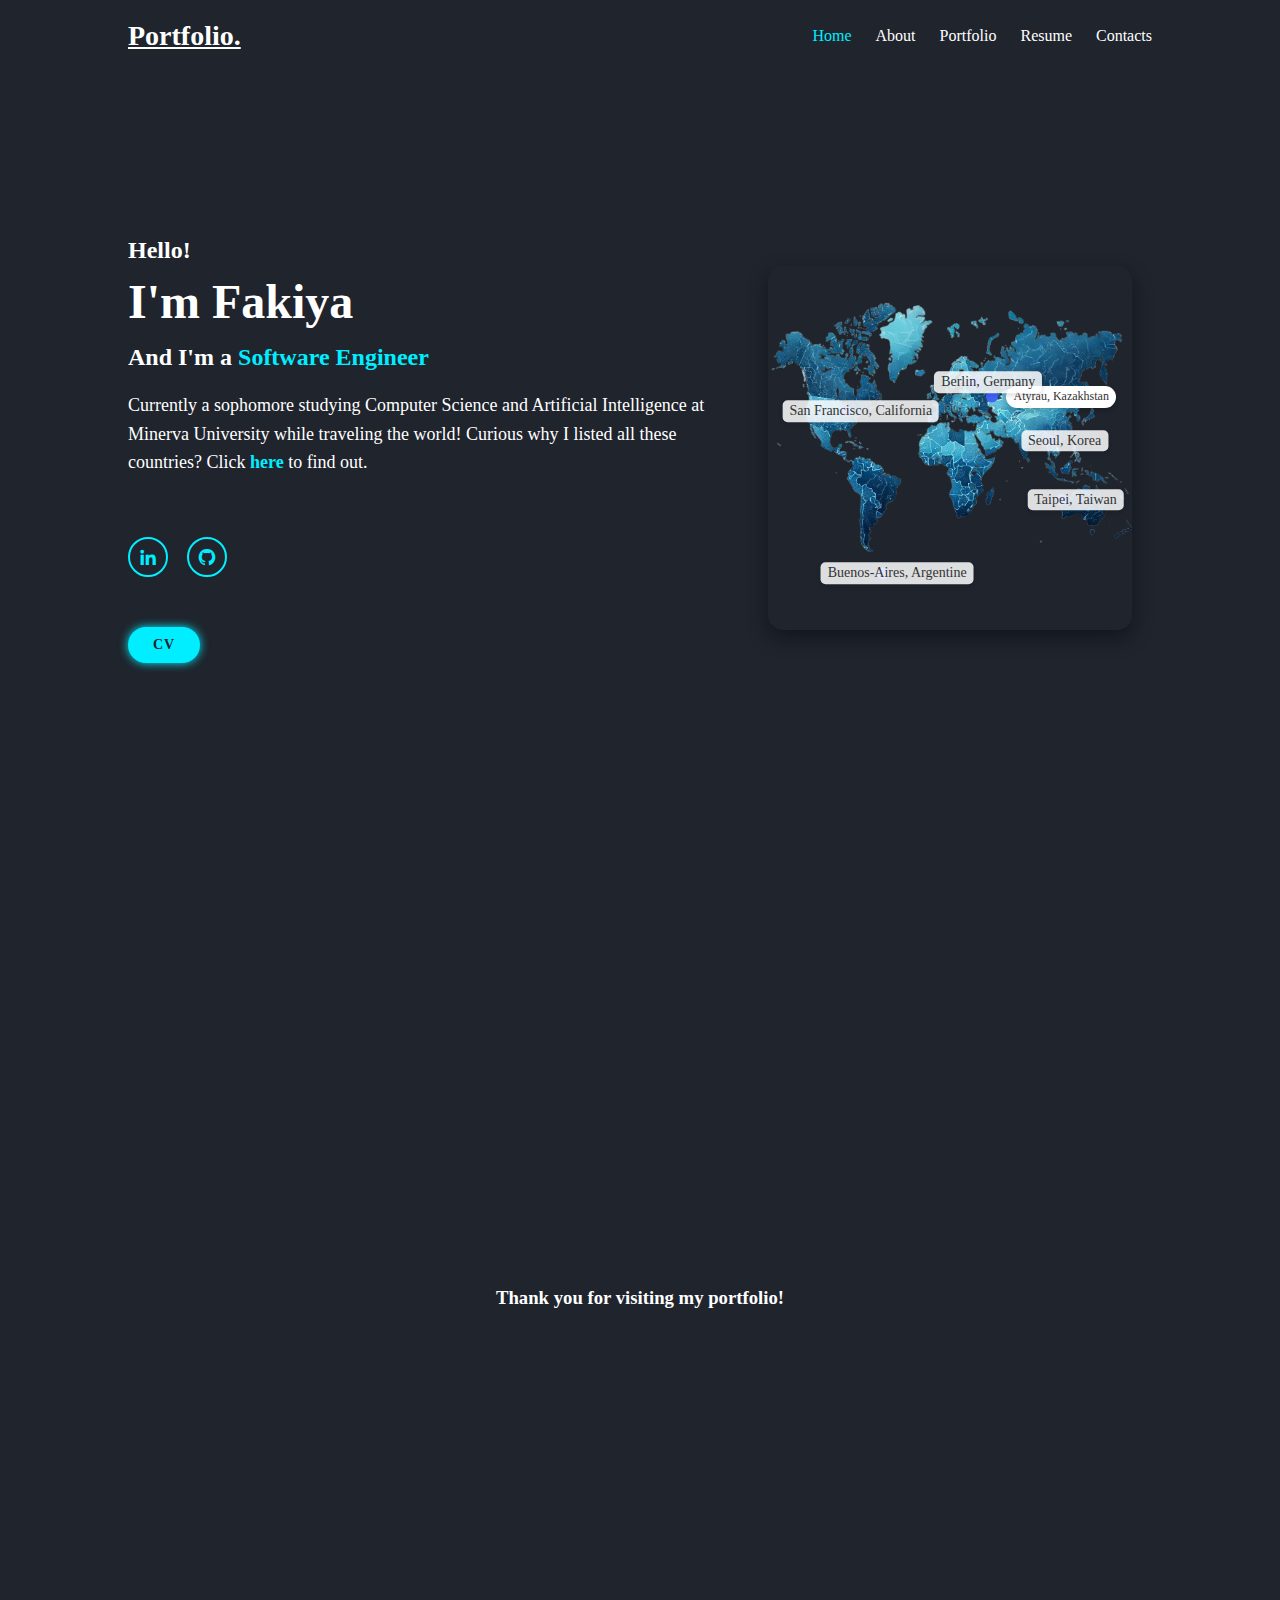
<file: index.html>
<!DOCTYPE html>
<html lang="en">
  <head>
    <meta charset = "UTF-8">
    <meta http-equiv=" X-UA-Compatible" content="IE=edge">
    <meta name = "viewport" content = "width=device-width, initial-scale=1.0">
    <title>Portfolio</title>
    <link href='https://unpkg.com/boxicons@2.1.4/css/boxicons.min.css' rel='stylesheet'>
    <link rel = "stylesheet" href = "style.css">
  </head>

  <body>
    <header class="header"> 
      <a href= "#" class = "logo"> Portfolio. </a>
      <nav class="navbar">
        <a href="#" style = "--i:1;" class = "active">Home</a>
        <a href="about.html" style = "--i:2;">About</a>
        <a href="portfolio.html" style = "--i:3;" >Portfolio</a>
        <a href="swe resume (5).pdf" style = "--i:4;">Resume</a>
        <a href="#contacts" style = "--i:5;">Contacts</a>
      </nav>
    </header>

    <section class="home"> 
      <div class="home-flex-container">
        <div class="home-content"> 
          <h3>Hello!</h3>
          <h1>I'm Fakiya</h1>
          <h3>And I'm a <span>Software Engineer</span></h3>
          <p>Currently a sophomore studying Computer Science and Artificial Intelligence at Minerva University while traveling the world!
            Curious why I listed all these countries? Click <span><a href="about.html" class="here-button">here</a></span> to find out. </p>
          <div class="social-media">
            <a href="https://www.linkedin.com/in/fakiya/" style ="--i:7"><i class='bx bxl-linkedin'></i> </a>
            <a href="https://github.com/fakiyaaa" style ="--i:8"><i class='bx bxl-github' ></i> </a>
          </div>
          <a href="#" class="btn" id="cvButton">CV</a>
        </div>
        
        <!-- The Modal -->
        <div id="cvModal" class="modal">
          <div class="modal-content">
            <span class="close">&times;</span>
            <embed src="swe resume (5).pdf" type="application/pdf" width="100%" height="600px" />
          </div>
        </div>
    
        <!-- Map Section -->
        <section class="about-image1">
          <div class="world-map1">
            <img src="images/world_map_transparent-removebg-preview.png" alt="About Background">
            <div class="pin usa1" onclick="toggleTooltip('usa-info')">
              <span class="pin-span1">San Francisco, California</span>
            </div>
            <div id="usa-info1" class="info-tooltip1">My first city I have visited in USA! I spent my freshman year in the prettiest California!</div>
            <div class="pin kz1" onclick="toggleTooltip('kz-info')"><span class="pin-span">Atyrau, Kazakhstan</span></div>
            <div class="pin taiwan1"><span class="pin-span1">Taipei, Taiwan</span></div>
            <div class="pin korea1"><span class="pin-span1">Seoul, Korea</span></div>
            <div class="pin argentina1"><span class="pin-span1">Buenos-Aires, Argentine</span></div>
            <div class="pin germany1"><span class="pin-span1">Berlin, Germany</span></div>
          </div>
        </section>
        
      </div>
    </section>

    <section class="Contacts" id="contacts" >
      <div class ="contacts-content">
        <h3>Thank you for visiting my portfolio!</h3>
        <a href="https://www.linkedin.com/in/fakiya/" style ="--i:7"><i class='bx bxl-linkedin'></i> </a>
        <a href="https://github.com/fakiyaaa" style ="--i:8"><i class='bx bxl-github' ></i> </a>
      </div>
    </section>

    <script src="learningreact.js"></script>
  <script>
    // JavaScript to dynamically update active class in the navbar based on scroll position
    window.addEventListener('scroll', function() {
      const sections = document.querySelectorAll('section'); // Select all sections
      const navLinks = document.querySelectorAll('.navbar a'); // Select all nav links

      let currentSection = ''; // Store the id of the current section in view

      // Loop through each section to check if it is currently visible
      sections.forEach(section => {
        const sectionTop = section.offsetTop - 150; // Get section top position
        if (window.scrollY >= sectionTop) {
          currentSection = section.getAttribute('id'); // Update current section
        }
      });

      // Loop through each link and update the active class
      navLinks.forEach(link => {
        link.classList.remove('active'); // Remove active class from all links
        if (link.getAttribute('href').includes(currentSection)) {
          link.classList.add('active'); // Add active class to the visible section link
        }
      });
    });
  </script>
</body>
</html>
</file>
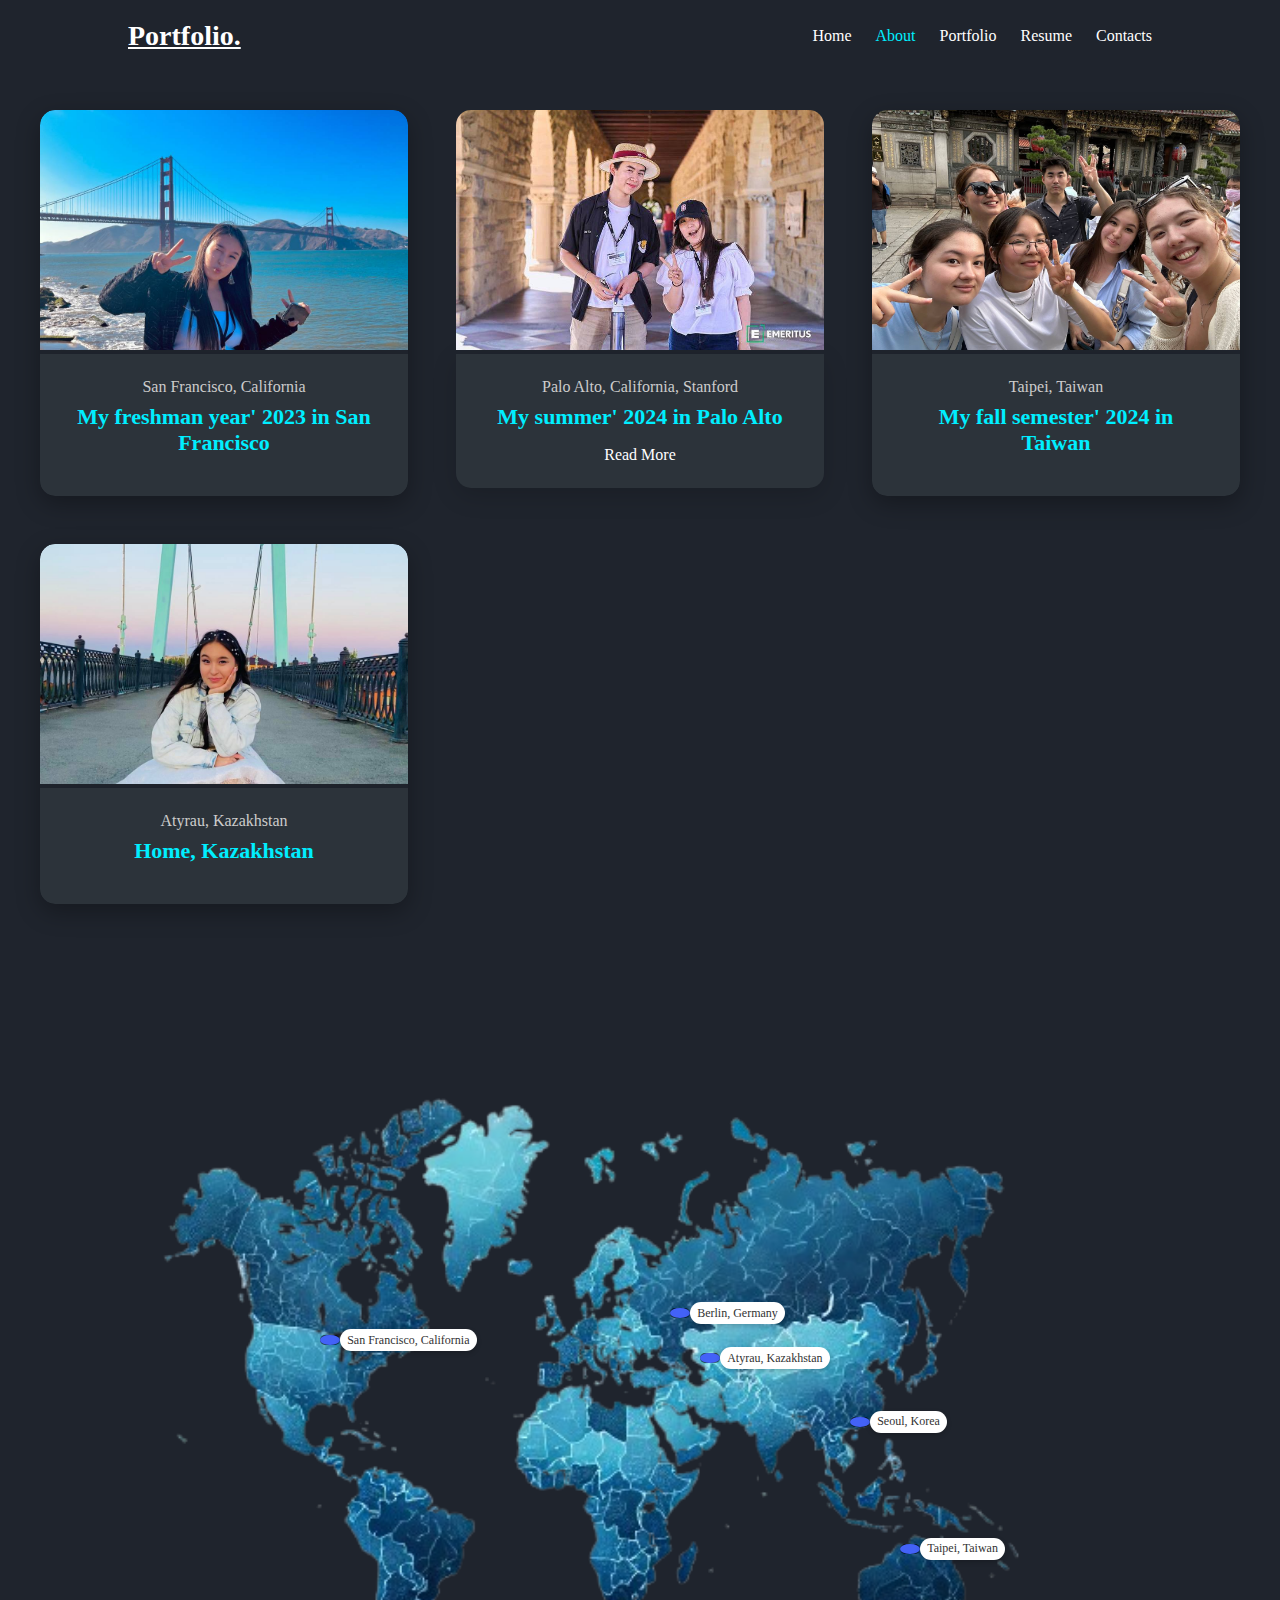
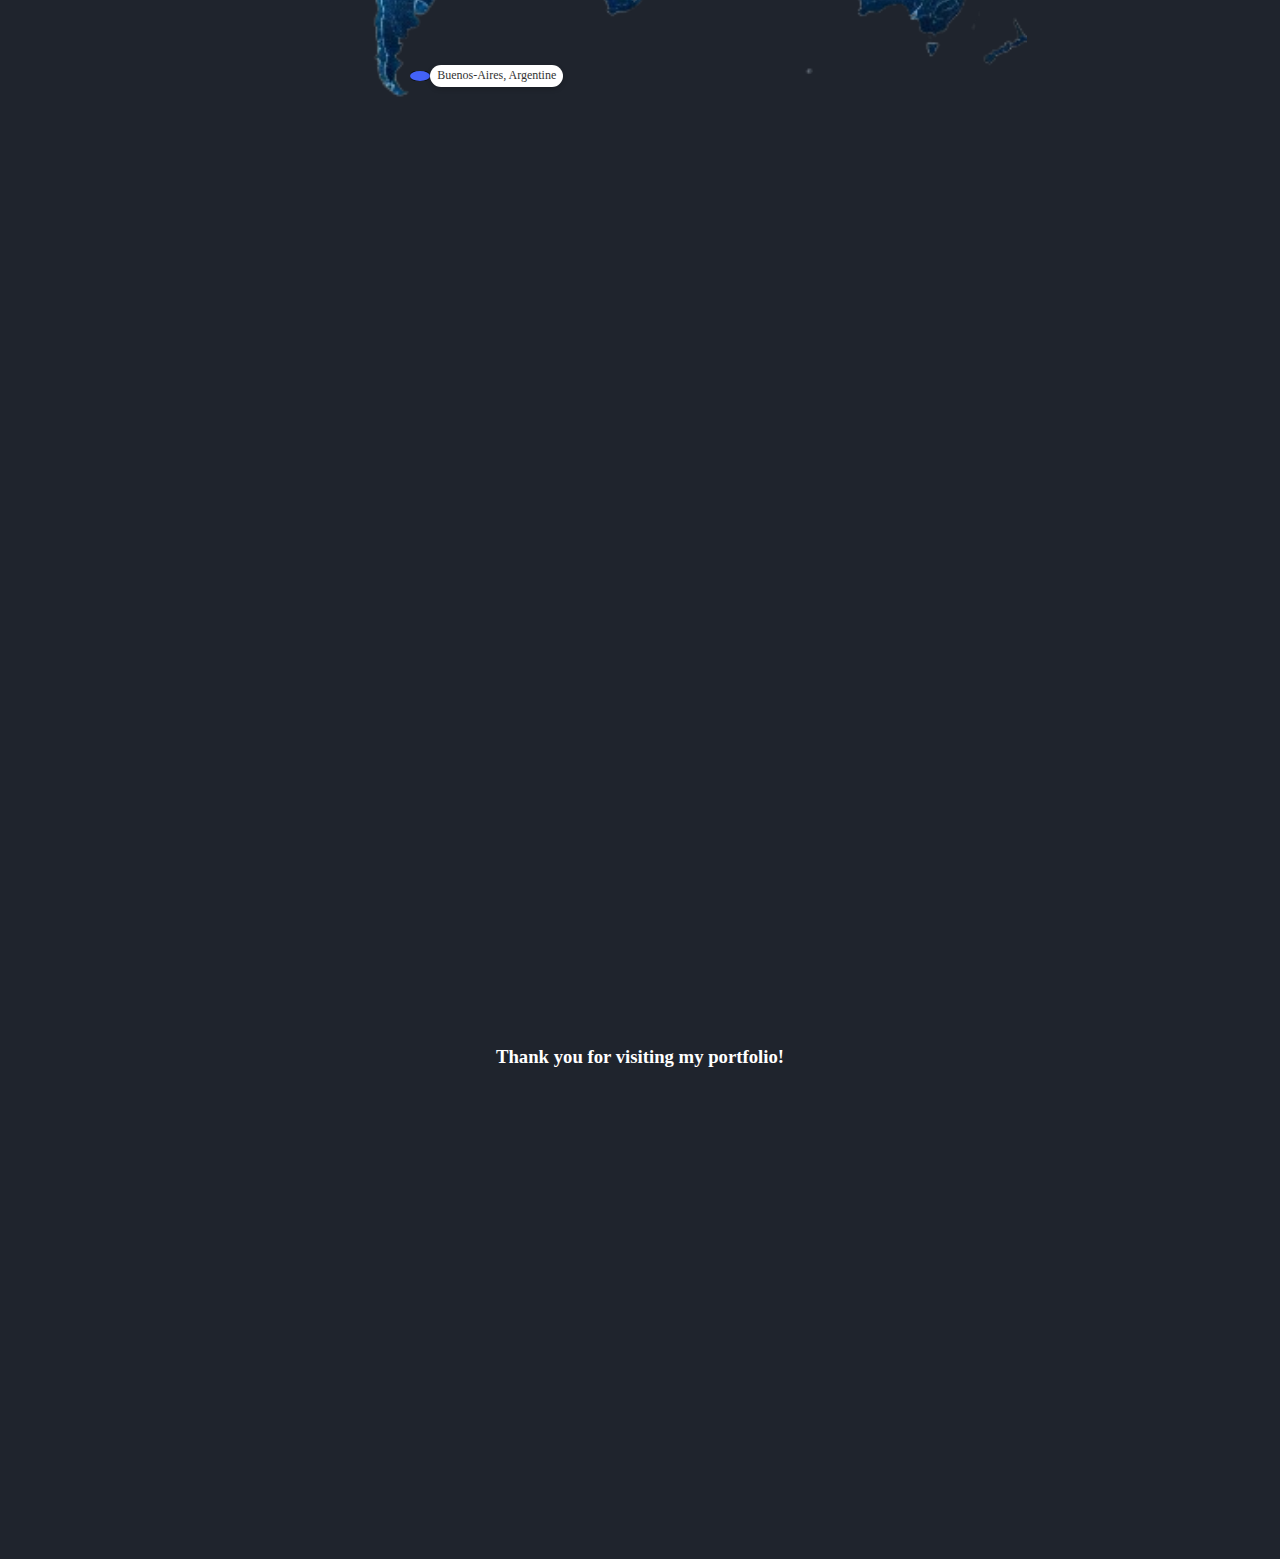
<file: about.html>
<!DOCTYPE html>
<html lang="en">
  <head>
    <meta charset="UTF-8">
    <meta http-equiv="X-UA-Compatible" content="IE=edge">
    <meta name="viewport" content="width=device-width, initial-scale=1.0">
    <title>About - Fakiya's Portfolio</title>
    <link href='https://unpkg.com/boxicons@2.1.4/css/boxicons.min.css' rel='stylesheet'>
    <link rel="stylesheet" href="style.css">
  </head>
  <body>
    <header class="header"> 
      <a href="index.html" class="logo">Portfolio.</a>
      <nav class="navbar">
        <a href="index.html" style="--i:1;">Home</a>
        <a href="about.html" style="--i:2;" class="active">About</a>
        <a href="portfolio.html" style="--i:3;">Portfolio</a>
        <a href="swe resume (5).pdf" style = "--i:4;">Resume</a>
        <a href="#contacts" style="--i:5;">Contacts</a>
        
      </nav>
    </header>

    
        
        
      

    <!-- Text Section Below Image -->
   
  



   <section class="photos">
    <div class="container">
      <div class="card_container">
        <article class="card_article">
          <img src="images/goldengatephoto.jpg" class="card_img" alt="Golden Gate Photo">
          <div class="card_data">
            <span class="card_description">San Francisco, California</span>
            <h2 class="card_title">My freshman year' 2023 in San Francisco</h2>
            
          </div>
        </article>
        
        
        <article class="card_article1">
          <img src="images/stanfordphoto.jpg" class="card_img" alt="Stanford University Photo">
          <div class="card_data">
            <span class="card_description">Palo Alto, California, Stanford</span>
            <h2 class="card_title">My summer' 2024 in Palo Alto</h2>
            <a href="idtech.html" class="card_button">Read More</a>
          </div>
        </article>

        <article class="card_article">
          <img src="images/taiwanphoto.jpg" class="card_img" alt="Taiwan Photo">
          <div class="card_data">
            <span class="card_description">Taipei, Taiwan</span>
            <h2 class="card_title">My fall semester' 2024 in Taiwan</h2>
            
          </div>
        </article>

        <article class="card_article">
          <img src="images/atyrau.jpg" class="card_img" alt="Stanford University Photo">
          <div class="card_data">
            <span class="card_description">Atyrau, Kazakhstan</span>
            <h2 class="card_title">Home, Kazakhstan</h2>
            
          </div>
        </article>
      </div>
    </div>
  </section>

  <section class="about-image">
    <div class="world-map">
      <img src="images/world_map_transparent-removebg-preview.png" alt="About Background">
      <div class="pin usa" onclick="toggleTooltip('usa-info')">
        <span class="pin-span">San Francisco, California</span>
      </div>
      <div id="usa-info" class="info-tooltip">My first city I have visited in USA! I spent my freshman year in the prettiest California!</div>
      <div class="pin kz" onclick="toggleTooltip('kz-info')"><span class="pin-span">Atyrau, Kazakhstan</span></div>
      <div class="pin taiwan"><span class="pin-span">Taipei, Taiwan</span></div>
      <div class="pin korea"><span class="pin-span">Seoul, Korea</span></div>
      <div class="pin argentina"><span class="pin-span">Buenos-Aires, Argentine</span></div>
      <div class="pin germany"><span class="pin-span">Berlin, Germany</span></div>
    </div>
  </section>

  <section class="information-about">
   <div class="about-content">
   <h2>Why these countries?</h2>
   <p>
     Origially I am from Kazakhstan, and I went abroad to pursue my Bachelor Degree in CS and AI at Minerva University. 
     Currently, I am a sophomore in one of the selective universities with an acceptance 
     rate of under 2%, which offers interdisciplinary project-based learning, analytical decision-making, 
     creative problem-solving curriculum, and immersion 7 cities worldwide: San Francisco, 
     Seoul, Taipei, Hyderabad, Berlin, Buenos Aires, London.
 
   </p>


   </div>
  </section>

  <section class="Contacts" id="contacts">
    <div class ="contacts-content">
      <h3>Thank you for visiting my portfolio!</h3>
      <a href="https://www.linkedin.com/in/fakiya/" style ="--i:7"><i class='bx bxl-linkedin'></i> </a>
      <a href="https://github.com/fakiyaaa" style ="--i:8"><i class='bx bxl-github' ></i> </a>
    </div>


  </section>
  <script src="learningreact.js"></script>
</body>
</html>
</file>
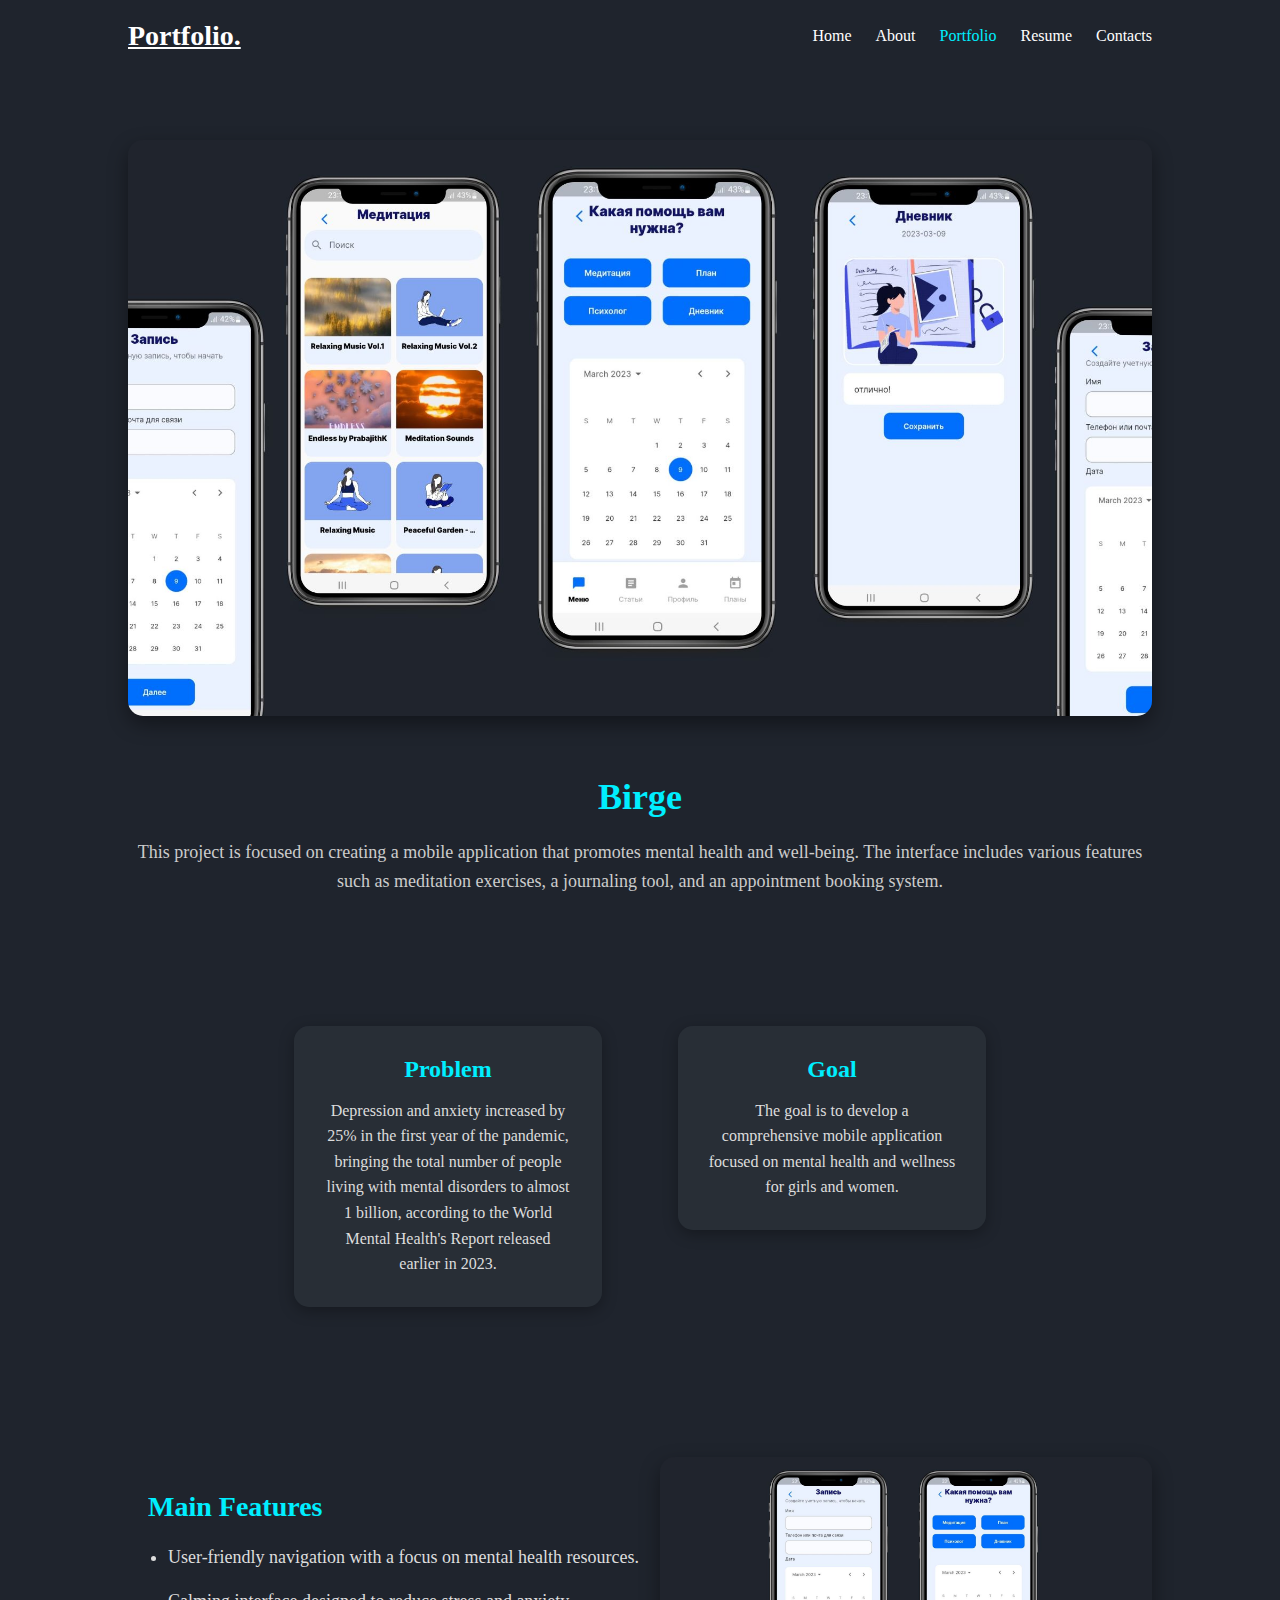
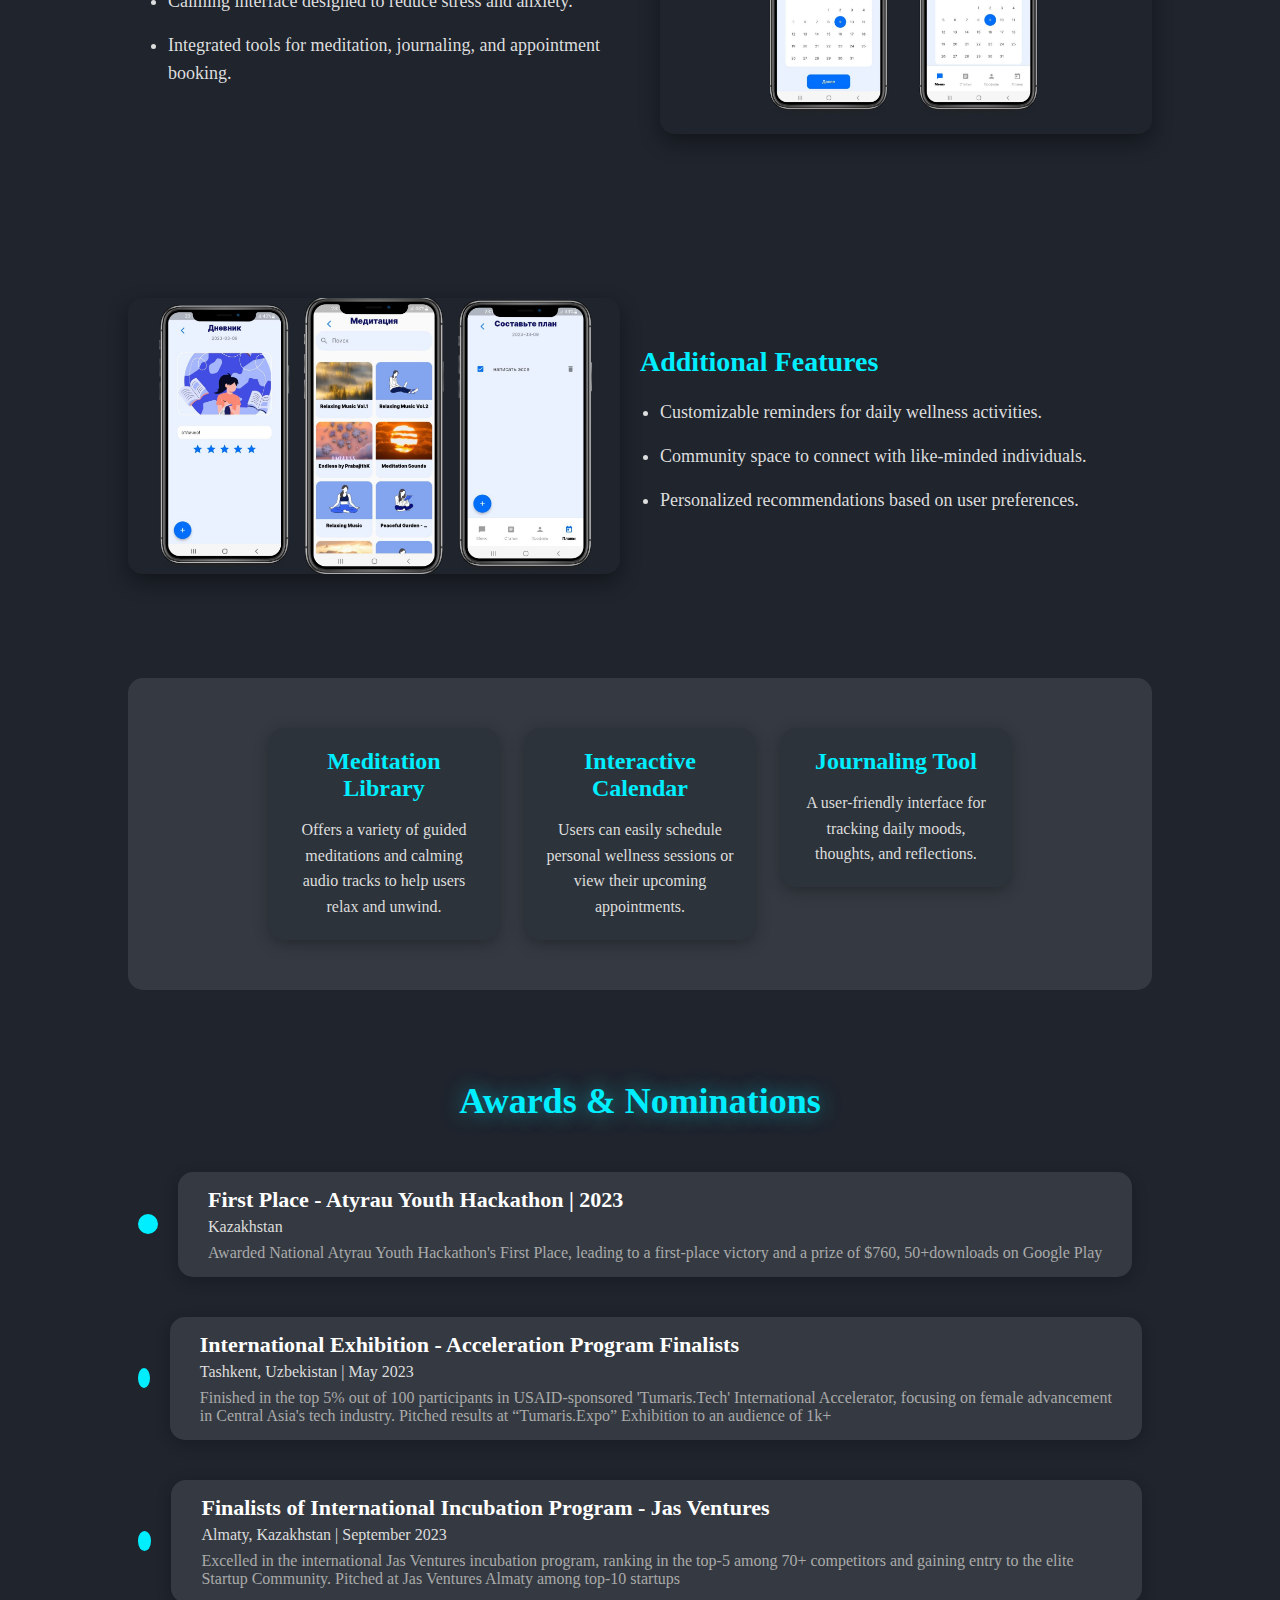
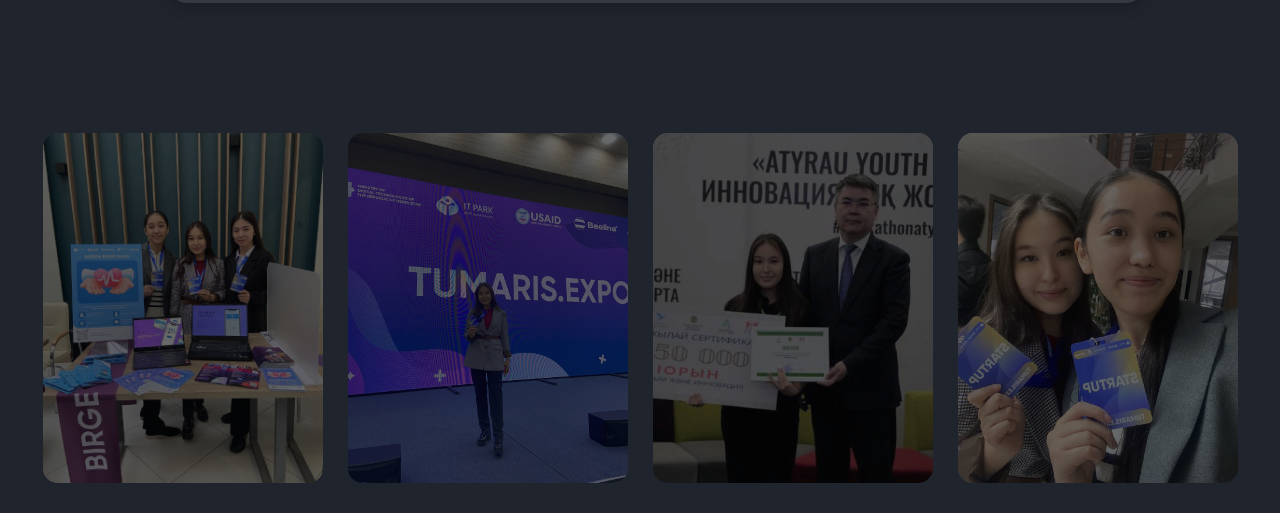
<file: birge.html>
<!DOCTYPE html>
<html lang="en">
  <head>
    <meta charset="UTF-8">
    <meta name="viewport" content="width=device-width, initial-scale=1.0">
    <title>Mobile App Design - Fakiya's Portfolio</title>
    <link rel="stylesheet" href="style.css">
  </head>
  <body>
    <!-- Header Section -->
    <header class="header">
      <a href="index.html" class="logo">Portfolio.</a>
      <nav class="navbar">
        <a href="index.html" >Home</a>
        <a href="about.html">About</a>
        <a href="portfolio.html" class="active">Portfolio </a>
        <a href="swe resume.pdf">Resume</a>
        <a href="#contacts">Contacts</a>
      </nav>
    </header>

    
    <section class="main-image-section">
      <img src="images/ple copy.jpg" alt="Mobile App Screenshots" class="main-image">
    </section>

   
    <section class="description-section">
      <h2>Birge</h2>
      <p>This project is focused on creating a mobile application that promotes mental health and well-being. The interface includes various features such as meditation exercises, a journaling tool, and an appointment booking system.</p>
    </section>


  <!-- Problem and Goal Section -->
  <section class="problem-goal-section">
    <div class="problem-card">
      <h3>Problem</h3>
      <p>
        Depression and anxiety increased by 25% in the first year of the pandemic, 
        bringing the total number of people living with mental disorders to almost 1 billion, 
        according to the World Mental Health's Report released earlier in 2023.</p>
    </div>
    <div class="goal-card">
      <h3>Goal</h3>
      <p>The goal is to develop a comprehensive mobile application focused on mental health and wellness for girls and women.</p>
    </div>
  </section>

    <!-- Main Features Section (Text Left, Image Right) -->
<section class="features-section" id="main-features">
  <div class="features-container">
    <div class="features-text">
      <h3>Main Features</h3>
      <ul>
        <li>User-friendly navigation with a focus on mental health resources.</li>
        <li>Calming interface designed to reduce stress and anxiety.</li>
        <li>Integrated tools for meditation, journaling, and appointment booking.</li>
      </ul>
    </div>
    <div class="features-image">
      <img src="images/ple copy 2.jpg" alt="Main App Screens" class="app-screens-image">
    </div>
  </div>
</section>

<!-- Features Section with Image on the Left -->
<section class="features-section" id="additional-features">
  <div class="features-container">
    <div class="features-image">
      <img src="images/ple copy 3.jpg" alt="Additional Features Screens" class="app-screens-image">
    </div>
    <div class="features-text">
      <h3>Additional Features</h3>
      <ul>
        <li>Customizable reminders for daily wellness activities.</li>
        <li>Community space to connect with like-minded individuals.</li>
        <li>Personalized recommendations based on user preferences.</li>
      </ul>
    </div>
  </div>
</section>

    <section class="project-details">
      <div class="detail-card">
        <h3>Meditation Library</h3>
        <p>Offers a variety of guided meditations and calming audio tracks to help users relax and unwind.</p>
      </div>
      <div class="detail-card">
        <h3>Interactive Calendar</h3>
        <p>Users can easily schedule personal wellness sessions or view their upcoming appointments.</p>
      </div>
      <div class="detail-card">
        <h3>Journaling Tool</h3>
        <p>A user-friendly interface for tracking daily moods, thoughts, and reflections.</p>
      </div>
    </section>

    <section class="awards-timeline">
      <h2>Awards & Nominations</h2>
      <div class="timeline">
        <div class="timeline-event">
          <div class="timeline-dot"></div>
          <div class="timeline-content">
            <h3>First Place - Atyrau Youth Hackathon | 2023</h3>
            <p>Kazakhstan</p>
            <span class="description">Awarded National Atyrau Youth Hackathon's First Place, leading to a first-place victory and a prize of $760, 50+downloads on Google Play
            </span>
          </div>
        </div>
        <div class="timeline-event">
          <div class="timeline-dot"></div>
          <div class="timeline-content">
            <h3>International Exhibition - Acceleration Program Finalists</h3>
            <p>Tashkent, Uzbekistan | May 2023</p>
            <span class="description">Finished in the top 5%  out of 100 participants in  USAID-sponsored 'Tumaris.Tech' 
              International Accelerator, focusing on female advancement in Central Asia's tech industry. Pitched results at  
              “Tumaris.Expo” Exhibition to an audience of 1k+</span>
          </div>
        </div>
        <div class="timeline-event">
          <div class="timeline-dot"></div>
          <div class="timeline-content">
            <h3>Finalists of International Incubation Program - Jas Ventures </h3>
            <p>Almaty, Kazakhstan | September 2023</p>
            <span class="description">Excelled in the international Jas Ventures incubation program, 
              ranking in the top-5 among 70+ competitors and gaining entry to the elite Startup Community. 
              Pitched at Jas Ventures Almaty among top-10 startups</span>
          </div>
        </div>
      </div>
    </section>

    <section class="birge-photos">
      <div class="birge-photos-container">
        <div class="row">
          <div class="birge-photo-image">
            <img src="images/5472183360882335566.jpg" alt="Birge Image">
            <div class="details">
              
              <p>International Exhibition in Tashkent 2023</p>
            </div>
          </div>
    
          <div class="birge-photo-image">
            <img src="images/5472183360882335567.jpg" alt="iD Tech Image 2">
            <div class="details">
              
              <p></p>
            </div>
          </div>
    
          <div class="birge-photo-image">
            <img src="images/5472183360882335568.jpg" alt="iD Tech Image 3">
            <div class="details">
              
              <p>First Hackathon where all ideation has started! Atyrau Youth Hackathon, 1st place</p>
            </div>
          </div>
    
          <div class="birge-photo-image">
            <img src="images/5472183360882335571.jpg" alt="iD Tech Image 4">
            <div class="details">
              
              <p>Jas Ventures Incubation Program Attendees!</p>
            </div>
          </div>
        </div>
      </div>
    </section>
  </body>
</html>
</file>
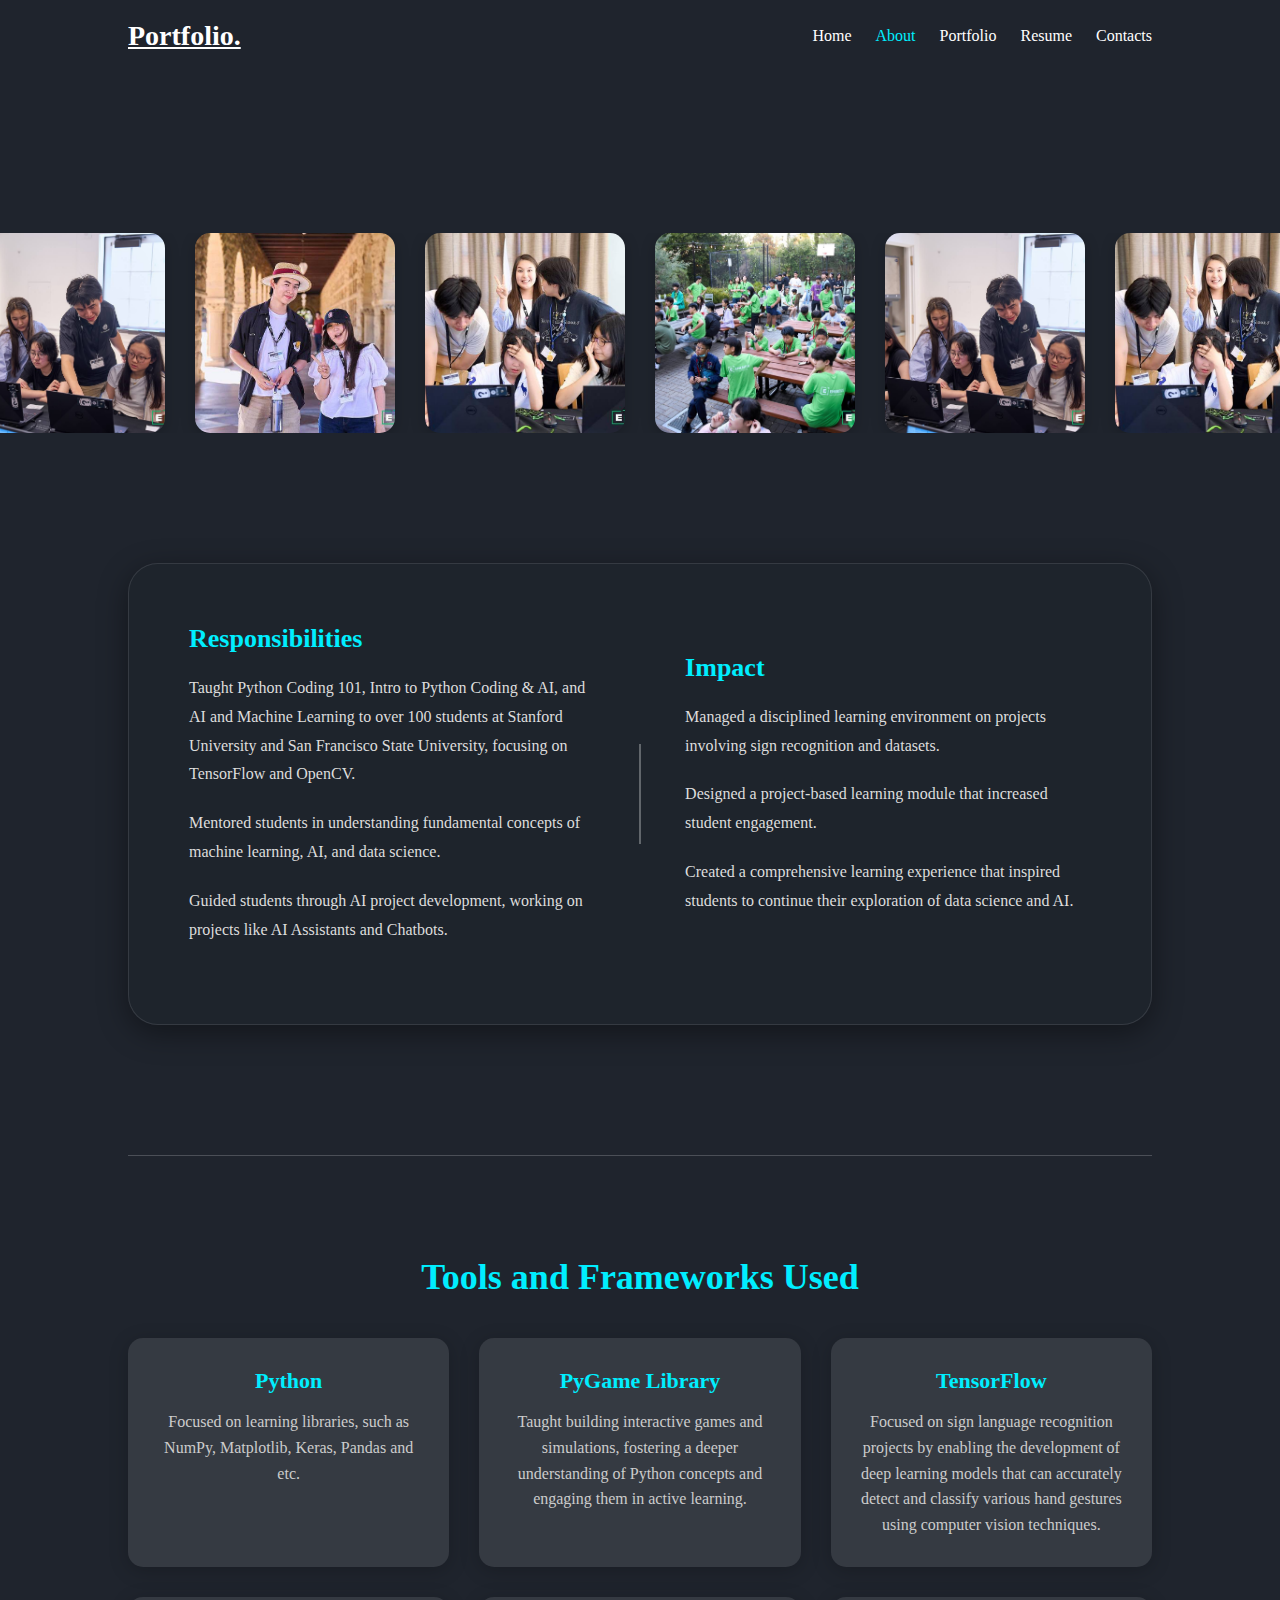
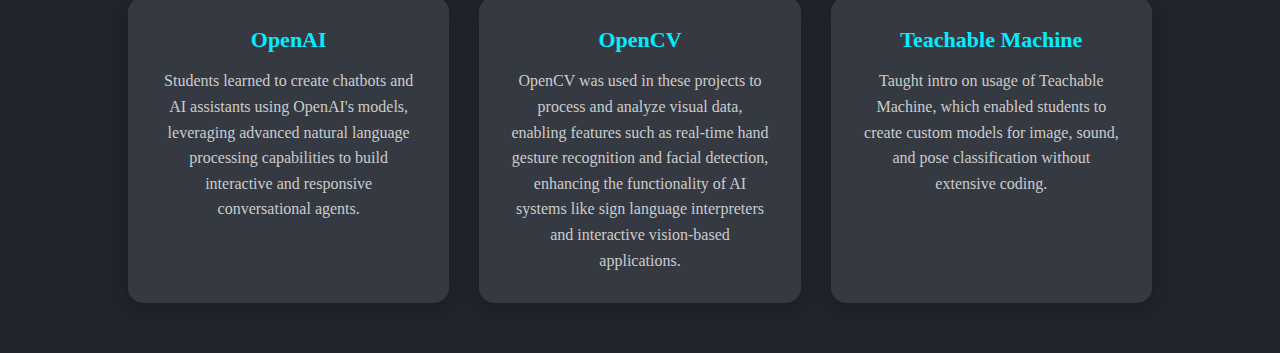
<file: idtech.html>
<!DOCTYPE html>
<html lang="en">
  <head>
    <meta charset="UTF-8">
    <meta http-equiv="X-UA-Compatible" content="IE=edge">
    <meta name="viewport" content="width=device-width, initial-scale=1.0">
    <title>About - Fakiya's Portfolio</title>
    <link href='https://unpkg.com/boxicons@2.1.4/css/boxicons.min.css' rel='stylesheet'>
    <link rel="stylesheet" href="style.css"> <!-- Linking to CSS file -->
  </head>
  <body>
    <header class="header"> 
      <a href="index.html" class="logo">Portfolio.</a>
      <nav class="navbar">
        <a href="index.html" style="--i:1;">Home</a>
        <a href="about.html" style="--i:2;" class="active">About</a>
        <a href="portfolio.html" style="--i:3;">Portfolio</a>
        <a href="swe resume (5).pdf" style="--i:4;">Resume</a>
        <a href="#contacts" style="--i:5;">Contacts</a>
      </nav>
    </header>
    <section>
      <div class="idtech-about">
        <h1>Internship at iD Tech at Stanford University</h1>

      </div>

   
    <section class="gallery">
      <img src="images/idtech2.jpg" class="gallery-item item1" alt="Photo 1">
      <img src="images/stanfordphoto.jpg" class="gallery-item item2" alt="Photo 2">
      <img src="images/idtech3.jpg" class="gallery-item item3" alt="Photo 3">
      <img src="images/idtech4.jpg" class="gallery-item item4" alt="Photo 4">
      <img src="images/idtech2.jpg" class="gallery-item item5" alt="Photo 5">
      <img src="images/idtech3.jpg" class="gallery-item item6" alt="Photo 6">
    </section>
    
    <!-- Updated Responsibility and Impact Section -->
<section class="responsibility-impact">
  <div class="responsibility-impact-container">
    <!-- Left Column: Responsibility -->
    <div class="column responsibility">
      <h3>Responsibilities</h3>
      <p>Taught Python Coding 101, Intro to Python Coding & AI, and AI and Machine Learning to over 100 students at 
        Stanford University and San Francisco State University, focusing on TensorFlow and OpenCV.</p>
      <p>Mentored students in understanding fundamental concepts of machine learning, AI, and data science.</p>
      <p>Guided students through AI project development, working on projects like AI Assistants and Chatbots.</p>
    </div>

    <!-- Vertical Divider -->
    <div class="divider"></div>

    <!-- Right Column: Impact -->
    <div class="column impact">
      <h3>Impact</h3>
      <p>Managed a disciplined learning environment on projects involving sign recognition and datasets.
      </p>
      <p>Designed a project-based learning module that increased student engagement.</p>
      <p>Created a comprehensive learning experience that inspired students to continue their exploration of data science and AI.</p>
    </div>
  </div>
</section>


<hr class="custom-line">


<section class="tools-frameworks">
  <h2 class="tools-title">Tools and Frameworks Used</h2>
  <div class="tools-list">
    <div class="tool-item">
      <h3>Python</h3>
      <p>Focused on learning libraries, such as NumPy, Matplotlib, Keras, Pandas and etc.</p>
    </div>
    <div class="tool-item">
      <h3>PyGame Library</h3>
      <p>Taught building interactive games and simulations, fostering a deeper understanding of 
      Python concepts and engaging them in active learning. </p>
    </div>
    <div class="tool-item">
      <h3>TensorFlow</h3>
      <p>Focused on sign language recognition projects by enabling the development of deep learning models 
        that can accurately detect and classify various hand gestures using computer vision techniques.</p>
    </div>
    <div class="tool-item">
      <h3>OpenAI</h3>
      <p>Students learned to create chatbots and AI assistants using OpenAI's models, 
        leveraging advanced natural language processing capabilities to build interactive and 
        responsive conversational agents.</p>
    </div>
    <div class="tool-item">
      <h3>OpenCV</h3>
      <p>OpenCV was used in these projects to process and analyze visual data, 
        enabling features such as real-time hand gesture recognition and facial detection, enhancing the functionality of AI systems 
        like sign language interpreters and interactive vision-based applications.</p>
    </div>
    <div class="tool-item">
      <h3>Teachable Machine</h3>
      <p>Taught intro on usage of Teachable Machine, which enabled students to create custom models
         for image, sound, and pose classification without extensive coding.</p>
    </div>
  </div>
</section>
    </section>
  </body>
</html>
</file>
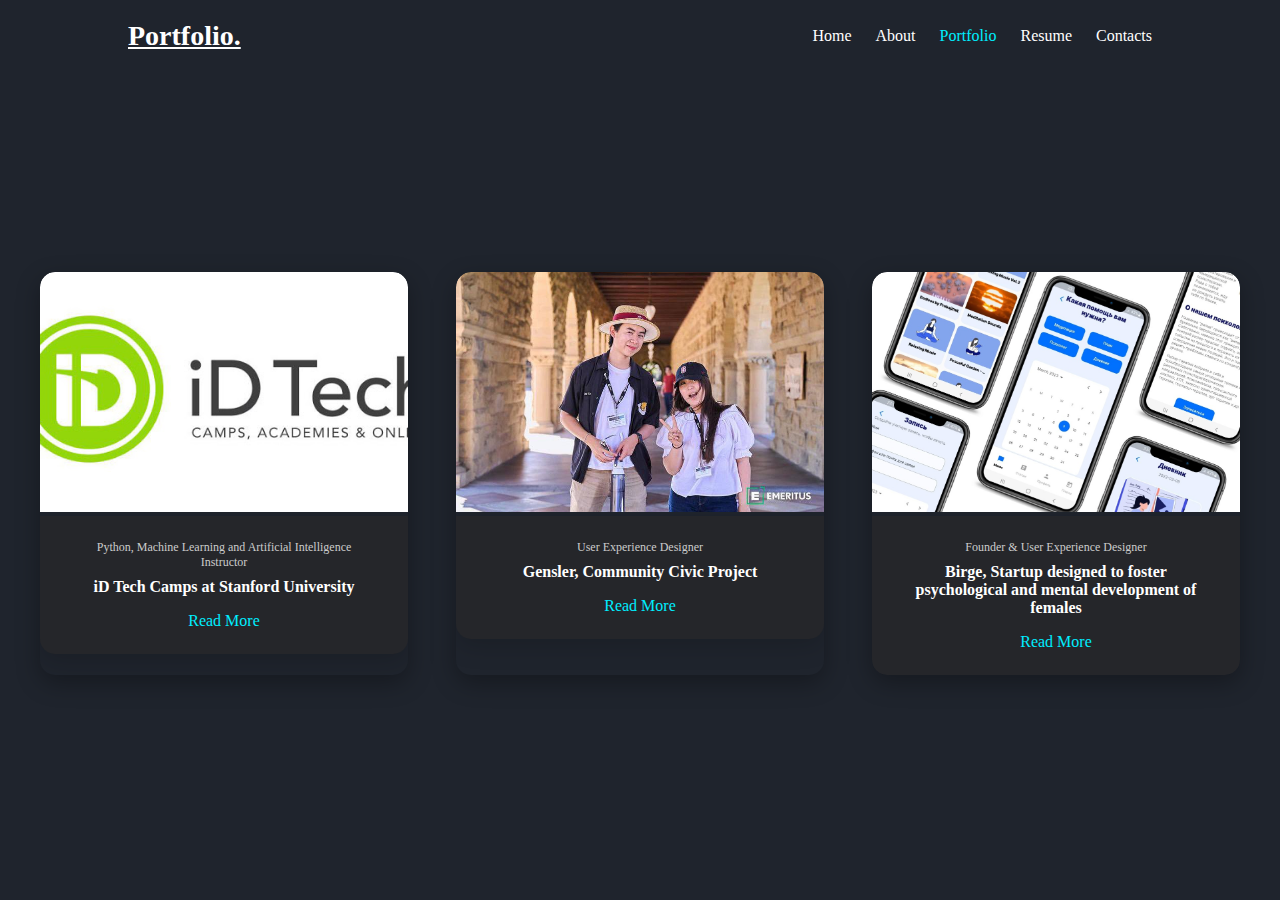
<file: portfolio.html>
<!DOCTYPE html>
<html lang="en">
  <head>
    <meta charset="UTF-8">
    <meta http-equiv="X-UA-Compatible" content="IE=edge">
    <meta name="viewport" content="width=device-width, initial-scale=1.0">
    <title>About - Fakiya's Portfolio</title>
    <link href='https://unpkg.com/boxicons@2.1.4/css/boxicons.min.css' rel='stylesheet'>
    <link rel="stylesheet" href="style.css">
  </head>
  <body>
    <header class="header"> 
      <a href="index.html" class="logo">Portfolio.</a>
      <nav class="navbar">
        <a href="index.html" style="--i:1;">Home</a>
        <a href="about.html" style="--i:2;" >About</a>
        <a href="portfolio.html" style="--i:3;" class="active">Portfolio</a>
        <a href="swe resume (5).pdf" style = "--i:4;">Resume</a>
        <a href="#contacts" style="--i:5;">Contacts</a>
      </nav>
    </header>

    <section class="portfolio">
      <div class="portfolio-about">
        <h1>My Work Experience</h1>
      </div>
    </section>
    
    <section class="photos">
      <div class="work_container">
        <div class="workcard_container">
          <article class="work_article">
            <img src="images/idtechlogo.jpg" class="work_img" alt="idtech photo with Raphael">
            <div class="work_data">
              <span class="work_description">Python, Machine Learning and Artificial Intelligence Instructor</span>
              <h2 class="work_title">iD Tech Camps at Stanford University</h2>
              <a href="idtech.html" class="work_button">Read More</a>
            </div>
          </article>
          
          <article class="work_article"> <!-- Fixed class name -->
            <img src="images/stanfordphoto.jpg" class="work_img" alt="Stanford University Photo"> <!-- Fixed class name -->
            <div class="work_data">
              <span class="work_description">User Experience Designer</span>
              <h2 class="work_title">Gensler, Community Civic Project</h2>
              <a href="gensler.html" class="work_button">Read More</a>
            </div>
          </article>
  
          <article class="work_article"> <!-- Fixed class name -->
            <img src="images/birgewhite.jpg" class="work_img" alt="Taiwan Photo"> <!-- Fixed class name -->
            <div class="work_data">
              <span class="work_description">Founder & User Experience Designer</span>
              <h2 class="work_title">Birge, Startup designed to foster psychological and mental development of females</h2>
              <a href="birge.html" class="work_button">Read More</a>
            </div>
          </article>
        </div>
      </div>
    </section>
  </body>
</html>
</file>
<file: style.css>
/* Global Styles */
* {
  margin: 0;
  padding: 0;
  box-sizing: border-box;
  font-family: 'Poppins', 'sans-serif';
}

body, html {
  background: #1f242d;
  color: #fff;
  overflow-x: hidden;
}

/* Header Styling */
.header {
  position: fixed;
  top: 0;
  left: 0;
  width: 100%;
  padding: 20px 10%;
  background: transparent;
  display: flex;
  justify-content: space-between;
  align-items: center;
  z-index: 100;
}

.logo {
  font-size: 25px;
  color: #fff;
  font-weight: 600;
  cursor: pointer;
}

.navbar a {
  display: inline-block;
  font-size: 18px;
  color: #fff;
  text-decoration: none;
  font-weight: 500;
  margin-left: 35px;
  transition: color 0.3s ease;
}

.navbar a:hover,
.navbar a.active {
  color: #0ef; /* Light blue color for hover and active states */
}

/* Home Section Styling */
.home {
  position: relative;
  width: 100%;
  height: 100vh;
  display: flex;
  justify-content: center;
  align-items: center;
  padding: 100px 10%;
}

/* Flex Container for Text and Map */
.home-flex-container {
  display: flex;
  justify-content: space-between;
  align-items: center;
  gap: 20px; /* Spacing between text and map */
}

/* Home Content (Text) Styling */
.home-content {
  max-width: 600px;
}

.home-content h1,
.home-content h3,
.home-content p {
  color: #ffffff;
  animation: fadeIn 1.5s ease forwards;
}

.home-content h1 {
  font-size: 56px;
  font-weight: 700;
  margin: 10px 0;
}

.home-content h3 {
  font-size: 32px;
  font-weight: 700;
}

.home-content h3 span {
  color: #0ef; /* Light blue for accent text */
}

.home-content p {
  font-size: 16px;
  line-height: 1.6;
  margin: 20px 0 30px;
}

.social-media a {
  display: inline-flex;
  justify-content: center;
  align-items: center;
  width: 40px;
  height: 40px;
  background: transparent;
  border: 2px solid #0ef;
  border-radius: 50%;
  font-size: 20px;
  color: #0ef;
  text-decoration: none;
  margin: 30px 15px 30px 0;
  transition: background 0.3s ease, color 0.3s ease, box-shadow 0.3s ease;
}

.social-media a:hover {
  background: #0ef;
  color: #1f242d;
  box-shadow: 0 0 20px #0ef;
}

/* Button Styling */
.btn {
  display: inline-block;
  padding: 12px 28px;
  background: #0ef;
  border-radius: 40px;
  box-shadow: 0 0 10px #0ef;
  font-size: 16px;
  color: #1f242d;
  letter-spacing: 1px;
  text-decoration: none;
  font-weight: 600;
  margin-top: 20px;
  transition: transform 0.3s ease, box-shadow 0.3s ease;
}

.btn:hover {
  transform: translateY(-5px); /* Slight lift on hover */
  box-shadow: 0 0 20px #0ef;
}

/* World Map Styling */
.about-image1 {
  display: flex;
  justify-content: center;
  align-items: center;
  padding: 20px;
}

/* World Map Container Styling */
.about-image1 {
  max-width: 60%; /* Increase the maximum width */
  padding-left: 20px; /* Space between text and map */
}
/* Adjusted Font Size for Text in the Map Labels */
.pin-span1 {
  display: inline-block;
  background: rgba(255, 255, 255, 0.85); /* Slightly transparent background */
  color: #333; /* Darker text for contrast */
  padding: 0.2em 0.5em; /* Smaller padding for a compact look */
  border-radius: 5px; /* Reduced border-radius for a sleeker look */
  box-shadow: 0 2px 5px rgba(0, 0, 0, 0.15); /* Softer shadow */
  font-size: 14px; /* Smaller font size for better alignment */
  white-space: nowrap;
  position: absolute;
  top: 50%;
  left: 20px;
  transform: translate(-50%, -50%);
}

/* Tooltip Styles */
.info-tooltip1 {
  display: none;
  position: absolute;
  background: rgba(0, 0, 0, 0.85); /* Darker tooltip background */
  color: #fff;
  padding: 8px; /* Reduced padding */
  border-radius: 5px; /* Consistent radius */
  max-width: 180px; /* Smaller width for better readability */
  font-size: 14px; /* Consistent font size */
  text-align: center;
}

.info-tooltip1.active {
  display: block;
}

/* Map Section Styling */
.world-map1 {
  position: relative;
  width: 100%;
  max-width: 650px; /* Increased width for better scaling */
  margin: 0 auto;
  animation: fadeIn 1.5s ease forwards;
}

.world-map1 img {
  width: 100%;
  height: auto;
  border-radius: 15px; /* Optional: Rounded corners */
  box-shadow: 0 8px 20px rgba(0, 0, 0, 0.4); /* Subtle shadow */
}

/* Pin Styling */
.pin {
  background: #4362f8;
  position: absolute;
  width: 0.6em; /* Slightly smaller pins */
  height: 0.6em;
  border-radius: 50%;
  cursor: pointer;
}

.pin::before {
  content: '';
  position: absolute;
  width: 100%;
  height: 100%;
  border-radius: 50%;
  top: 50%;
  left: 50%;
  transform: translate(-50%, -50%);
  background: #4362f8;
  animation: pulse 1.5s ease-in-out infinite;
}

/* Hover Effect for Pin Labels */
.pin-span1:hover {
  background: rgba(255, 255, 255, 1); /* Fully opaque on hover */
  transition: background 0.3s ease-in-out;
}

/* Map Pin Positions - Adjusted for Better Alignment */
.usa1 {
  top: 38%; 
  left: 20%;
}

.kz1 {
  top: 34%; 
  left: 60%; 
}

.taiwan1 {
  top: 62%;
  left: 79%;
}

.korea1 {
  top: 46%;
  left: 76%;
}

.argentina1 {
  top: 82%;
  left: 30%;
}

.germany1 {
  top: 30%; 
  left: 55%; 
}

/* Overall Section Style Updates */
.home-content h1 {
  font-size: 48px; /* Slightly smaller heading */
  margin-bottom: 15px;
}

.home-content h3 {
  font-size: 24px; /* Reduced size for subheading */
}

.home-content p {
  font-size: 16px; /* Consistent body text */
}

.btn {
  padding: 10px 25px; /* Slightly reduced padding for a compact button */
  font-size: 14px; /* Smaller button text */
}

/* Responsive Adjustments */
@media (max-width: 768px) {
  .pin-span1 {
    font-size: 12px; /* Smaller font for labels on mobile */
  }
  .info-tooltip1 {
    font-size: 12px; /* Consistent tooltip size */
  }
  .world-map1 {
    max-width: 90%; /* Increase map size for mobile */
  }
}


@keyframes pulse {
  0% {
    opacity: 1;
    transform: translate(-50%, -50%) scale(1);
  }
  100% {
    opacity: 0;
    transform: translate(-50%, -50%) scale(1.5);
  }
}

/* Tooltip Styling */
.info-tooltip1 {
  display: none;
  position: absolute;
  background: rgba(0, 0, 0, 0.8);
  color: #fff;
  padding: 10px;
  border-radius: 5px;
  max-width: 200px;
  font-size: 14px;
  text-align: center;
  animation: fadeIn 0.3s ease forwards;
}

.info-tooltip1.active {
  display: block;
}

/* Map Pin Positions */

/* Footer Section Styling */
.Contacts {
  display: flex;
  justify-content: center;
  align-items: center;
  height: 100vh;
  text-align: center;
}

.contacts-content a {
  display: inline-flex;
  justify-content: center;
  align-items: center;
  width: 40px;
  height: 40px;
  background: transparent;
  border: 2px solid #0ef;
  border-radius: 50%;
  font-size: 20px;
  color: #0ef;
  text-decoration: none;
  margin: 30px 15px 30px 0;
}

.contacts-content a:hover {
  background: #0ef;
  color: #1f242d;
  box-shadow: 0 0 20px #0ef;
}

/* Keyframes for Animation */
@keyframes fadeIn {
  0% {
    opacity: 0;
    transform: translateY(10px);
  }
  100% {
    opacity: 1;
    transform: translateY(0);
  }
}

/* Responsive Design */
@media (max-width: 768px) {
  .home-flex-container {
    flex-direction: column;
    gap: 30px;
  }

  .home-content, .about-image1 {
    max-width: 100%;
    margin: 0 auto;
  }
}

/* The Modal (background) */
.modal {
  display: none; 
  position: fixed; 
  z-index: 1; 
  left: 0;
  top: 0;
  width: 100%; 
  height: 100%; 
  background-color: rgba(0, 0, 0, 0.5); /* Black background with opacity */
}

/* Modal Content */
.modal-content {
  background-color: #fefefe;
  margin: 15% auto; 
  padding: 20px;
  border: 1px solid #888;
  width: 80%; 
  max-width: 700px;
  text-align: center;
}

/* Close Button */
.close {
  color: #aaa;
  float: right;
  font-size: 28px;
  font-weight: bold;
}

.close:hover,
.close:focus {
  color: black;
  text-decoration: none;
  cursor: pointer;
}

.Contacts{
  display: flex;                
  justify-content: center;      
  align-items: center;          
  height: 100vh;                
  text-align: center;
}
.contacts-content a{
  display: inline flex;
  justify-content: center;
  align-items: center;
  width: 40px;
  height: 40px;
  background: transparent;
  border: 2px solid #0ef;
  border-radius: 50%;
  font-size: 20px;
  color: #0ef;
  text-decoration: none;
  margin: 30px 15px 30px 0;
  opacity: 0;
  animation: slideLeft 1s ease forwards;
  animation-delay: calc(.2s * var(--i));
  max-width: 800px;
  padding: 20px;
}
.contacts-content a:hover{
  background: #0ef;
  color: #1f242d;
  box-shadow: 0 0 20px #0ef;
}

html {
  scroll-behavior: smooth;
}


.main{
  width: 100%;
  height: 100vh;
  display: flex;
  flex-direction: column;
  align-items: center;
  justify-content: center;
  background:#1f242d;
  padding: 20px;
}


.profile-card {
  display: flex;
  flex-direction: column;
  align-items: center;
  max-width: 400px;
  width: 100%;
  margin-bottom: 20px;
  border: 1px solid rgba(255, 255, 255, 0.25); 
  border-radius: 25px;
  padding: 30px;
  box-shadow: 0 5px 10px rgba(0, 0, 0, 0.4); 
}

.image{
  position: relative;
  height: 150px;
  width: 150px;
}

.image .profile-pic{
  
  height: 100%;
  width: 100%;
  object-fit: cover;
  border-radius: 50%;
  box-shadow: 0 5px 10px rgba(0, 0, 0, 0.4);
}


.data{
  display: flex;
  flex-direction: column;
  align-items: center;
  margin-top: 15px;

}

.data h2{
  font-size: 30px;
  font-weight: 600;

}
/* New Info Card Styling */
.info-card {
  display: grid; /* Use CSS Grid to divide the sections */
  grid-template-columns: repeat(3, 1fr); /* 3 equal columns */
  gap: 20px; /* Spacing between columns */
  max-width: 1000px;
  width: 100%;
  padding: 20px;
  background: #2c333a; /* Background color for the new card */
  border-radius: 15px;
  box-shadow: 0 5px 10px rgba(0, 0, 0, 0.4);
  margin-top: 20px;
}

/* Styling each section within the info card */
.info-section {
  padding: 20px;
  border-radius: 10px;
  background: #1f242d; /* Slightly darker background for each section */
  color: #fff;
  text-align: center;
}

.info-section h3 {
  font-size: 24px;
  margin-bottom: 15px;
}

.info-section p {
  font-size: 16px;
  line-height: 1.6;
}

@media (max-width: 768px) {
  .info-card {
    grid-template-columns: 1fr; /* Stack columns vertically */
  }
}

*{
  box-sizing: border-box;

}

.about-image {
  margin-top: 70px;
  display: flex; 
  justify-content: center; 
  align-items: center; 
  height: calc(100vh - 70px);
  width: 100vw; 
  overflow: hidden;
  background: #1f242d; 
}



.world-map {
  width: 90%;
  max-width: 1000px;
  margin: 0 auto;
  padding: 1em;
  position: relative;
}


.world-map img{
  width: 90%;
  height: auto;
  object-fit: contain;
}

.world-map div {
  position: absolute;
  font-size: 12px;
  color: #fff;
  background: rgba(0, 0, 0, 0.6); /* Semi-transparent background */
  padding: 5px 10px;
  border-radius: 8px;
  transform: translate(-50%, -50%); /* Center pin labels */
}


.pin {
  background: #4362f8;
  position: absolute;
  width: 0.7em;
  height: 0.7em;
  border-radius: 50%;

}

.pin::before{
  content: '';
  background: #4362f8;
  position: absolute;
  top: 50%;
  left: 50%;
  transform: translate(-50%, -50%);
  width: 100%;
  height: 100%;
  border-radius: 50%;
  animation: 
    pulse 1.3s ease-in-out infinite;
}
@keyframes pulse {
  0% {
    opacity: 1;
    transform: translate(-50%, -50%) scale(1); /* Initial size */
  }
  100% {
    opacity: 0;
    transform: translate(-50%, -50%) scale(1.5); /* Reduced scale */
  }
}

.pin-span {
  display: inline-block;
  white-space: nowrap;
  background: #fff;
  border-radius: 3em;
  padding: 0.3em 0.6em;
  font-size: 12px;
  color: #333;
  position: absolute;
  top: 50%;
  left: 20px;
  transform: translateY(-50%);
  box-shadow: 0 2px 5px rgba(0, 0, 0, 0.2);
}


.usa {
  top: 38%; /* Moved up slightly */
  left: 19%; /* Slightly adjusted to the left */
}

/* Kazakhstan (Atyrau) */
.kz {
  top: 40%; /* Adjusted vertical position */
  left: 57%; /* Fine-tuned for better horizontal alignment */
}

/* Taiwan (Taipei) */
.taiwan {
  top: 61%; /* Adjusted to be closer to Taipei */
  left: 77%; /* Fine-tuned horizontal position */
}

/* Korea (Seoul) */
.korea {
  top: 47%; /* Slightly moved up */
  left: 72%; /* Minor left adjustment */
}

/* Argentina (Buenos-Aires) */
.argentina {
  top: 75%; /* Move up to align with South America */
  left: 28%; /* Centered horizontally */
}

/* Germany (Berlin) */
.germany {
  top: 35%; /* Minor adjustment */
  left: 54%; /* Centered more accurately */
}

:root {
  --title-color: #0ef; /* Light Blue Color */
  --container-color: #2c333a;
  --small-font-size: 16px;
  --h2-font-size: 24px;
  --hover-bg: rgba(14, 240, 255, 0.1); /* Light blue background for hover */
}

/* Information About Section */
.information-about {
  width: 100%;
  background: var(--container-color); 
  color: #fff;
  padding: 70px 10%; 
  opacity: 0;
  animation: slideUp 1s ease forwards; 
  animation-delay: 0.3s; 
}

.information-about .about-content {
  max-width: 800px;
  margin: 0 auto;
  text-align: center;
}

.information-about h2 {
  font-size: 42px;
  margin-bottom: 25px;
  font-weight: 700;
  color: #0ef; /* Light blue text color */
  text-shadow: /* Glow effect */
               0px 0px 20px rgba(14, 240, 255, 0.5), 
               0px 0px 30px rgba(14, 240, 255, 0.3);

}

.information-about p {
  font-size: 18px;
  line-height: 1.8;
  margin-bottom: 20px;
  text-align: justify;
}

/* Animation Keyframes */
@keyframes slideUp {
  0% {
    transform: translateY(50px);
    opacity: 0;
  }
  100% {
    transform: translateY(0);
    opacity: 1;
  }
}

/* Container for Photos Section */
.container {
  display: grid;
  place-items: center;
  padding: 60px 0;
  margin-top: 50px;
}

.card_container {
  display: grid;
  grid-template-columns: repeat(3, 1fr); 
  gap: 3rem; 
  max-width: 1200px;
  width: 100%;
}

/* Individual Card Styling */
.card_article {
  position: relative;
  overflow: hidden;
  border-radius: 15px;
  box-shadow: 0 8px 24px rgba(0, 0, 0, 0.3);
  transition: transform 0.3s ease-in-out, box-shadow 0.3s ease-in-out; 
}

/* Hover Effect for Card */
.card_article:hover {
  transform: scale(1.05); /* Slight scaling effect on hover */
  box-shadow: 0 12px 30px rgba(0, 0, 0, 0.4); /* Deepen the shadow */
}

/* Card Image Styling */
.card_img {
  width: 100%;
  height: 240px;
  object-fit: cover;
  border-radius: 15px 15px 0 0; 
  transition: transform 0.4s ease; /* Smooth zoom effect */
}

/* Hover Effect for Image */
.card_article:hover .card_img {
  transform: scale(1.1); /* Zoom effect on hover */
}

/* Card Data Styling */
.card_data {
  background: var(--container-color);
  padding: 1.5rem 2rem;
  box-shadow: 0 8px 24px rgba(0, 0, 0, 0.15);
  border-radius: 0 0 15px 15px; 
  text-align: center;
  transition: background 0.4s ease, color 0.4s ease;
}

.card_article:hover .card_data {
  background: var(--hover-bg); /* Change background on hover */
  color: var(--title-color); /* Change text color */
}

/* Card Description and Title */
.card_description {
  display: block;
  font-size: var(--small-font-size);
  margin-bottom: 0.5rem;
  color: #ccc;
  transition: color 0.4s ease; /* Smooth transition for text color */
}

.card_article:hover .card_description {
  color: var(--title-color); /* Change description text color */
}

.card_title {
  font-size: 22px;
  font-weight: 600;
  color: var(--title-color);
  margin-bottom: 1rem;
  transition: color 0.4s ease; /* Smooth transition for title color */
}

/* Responsive Design Adjustments */
@media (max-width: 768px) {
  .card_container {
    grid-template-columns: 1fr; /* One column for mobile screens */
    gap: 2rem;
  }

  .information-about h2 {
    font-size: 32px;
  }
}
.card_button{
  text-decoration: none;
  font-size: var(--small-font-size);
  font-weight: 500;
  color: var(--first-color);

}

.card_button:hover{
  text-decoration: underline;
  
}



.portfolio {
  position: relative;
  width: 100%;
  display: flex; /* Use flexbox to align items */
  justify-content: center; /* Center horizontally */
  align-items: flex-start; /* Center vertically */
  padding: 70px 10% 0;
  background: #1f242d;
}


.portfolio-about h1 {
  font-size: 36px; /* Increase the font size */
  font-weight: 800; /* Bolder text */
  text-align: center; /* Center the text */
  color: #0ef; /* Light blue text color */
  text-shadow: /* Glow effect */
               0px 0px 20px rgba(14, 240, 255, 0.5), 
               0px 0px 30px rgba(14, 240, 255, 0.3);
  margin-top: 50px; /* Move the text slightly down */
  opacity: 0;
  animation: slideBottom 1s ease forwards;
  animation-delay: .7s;
}

/* Keyframe Animation for Sliding from Bottom */
@keyframes slideBottom {
  0% {
    transform: translateY(50px); /* Start 50px below */
    opacity: 0;
  }
  100% {
    transform: translateY(0); /* Move to its original position */
    opacity: 1;
  }
}


.idtech {
  position: relative;
  width: 100%;
  display: flex; /* Use flexbox to align items */
  justify-content: center; /* Center horizontally */
  align-items: flex-start; /* Center vertically */
  padding: 70px 10% 0;
  background: #1f242d;
}

/* Styles for the About Section */
.idtech-about h1 {
  font-size: 36px; /* Increase the font size */
  font-weight: 800; /* Bolder text */
  text-align: center; /* Center the text */
  color: #0ef; /* Light blue text color */
  text-shadow: /* Glow effect */
               0px 0px 20px rgba(14, 240, 255, 0.5), 
               0px 0px 30px rgba(14, 240, 255, 0.3);
  margin-top: 50px; /* Move the text slightly down */
  opacity: 0;
  animation: slideBottom 1s ease forwards;
  animation-delay: .7s;
}

/* Keyframe Animation for Sliding from Bottom */
@keyframes slideBottom {
  0% {
    transform: translateY(50px); /* Start 50px below */
    opacity: 0;
  }
  100% {
    transform: translateY(0); /* Move to its original position */
    opacity: 1;
  }
}
/* Global Styles */
body, html {
  margin: 0;
  padding: 0;
  font-family: Arial, sans-serif;
  background: #1f242d; /* Match the dark background */
  color: #ffffff; /* Light text color for readability */
}


/* About Section */
.idtech-about {
  padding: 70px 10% 20px;
  text-align: center;
}

/* About Section */
.idtech-about h1 {
  font-size: 36px;
  font-weight: 800;
  text-align: center;
  color: #0ef;
  text-shadow: 0px 0px 20px rgba(14, 240, 255, 0.5), 
               0px 0px 30px rgba(14, 240, 255, 0.3); /* Glow effect */
  margin-top: 50px;
  opacity: 0;
  animation: slideBottom 1s ease forwards;
  animation-delay: .7s;
}

/* Keyframe Animation for Sliding from Bottom */
@keyframes slideBottom {
  0% {
    transform: translateY(50px); /* Start 50px below */
    opacity: 0;
  }
  100% {
    transform: translateY(0); /* Move to its original position */
    opacity: 1;
  }
}

/* Gallery Section - Single Row Layout */
.gallery {
  display: flex; /* Use flexbox to align items in a row */
  justify-content: center; /* Center horizontally */
  align-items: center; /* Center vertically */
  gap: 30px; /* Space between images */
  margin: 50px auto; /* Center the gallery with top and bottom spacing */
  overflow-x: auto; /* Enable horizontal scrolling if needed */
}

/* Individual gallery item styles */
.gallery-item {
  width: 200px;
  height: 200px;
  object-fit: cover;
  border-radius: 15px; /* Rounded corners */
  transition: transform 0.4s ease; /* Smooth animation */
  box-shadow: 0px 4px 15px rgba(0, 0, 0, 0.2); /* Subtle shadow */
}

/* Hover effect for gallery items */
.gallery-item:hover {
  transform: scale(1.1); /* Slight zoom effect on hover */
}

/* Container for Photos Section */
.work_container {
  display: grid;
  place-items: center;
  padding: 60px 0;
  margin-top: 50px;
}

.workcard_container {
  display: grid;
  grid-template-columns: repeat(3, 1fr); 
  gap: 3rem; 
  max-width: 1200px;
  width: 100%;
}

/* Individual Card Styling */
.work_article {
  position: relative;
  overflow: hidden;
  border-radius: 15px;
  box-shadow: 0 8px 24px rgba(0, 0, 0, 0.3);
  transition: transform 0.3s ease-in-out, box-shadow 0.3s ease-in-out; 
}

/* Hover Effect for Card */
.work_article:hover {
  transform: scale(1.05); /* Slight scaling effect on hover */
  box-shadow: 0 12px 30px rgba(0, 0, 0, 0.4); /* Deepen the shadow */
}

/* Card Image Styling */
.work_img {
  width: 100%;
  height: 240px;
  object-fit: cover;
  border-radius: 15px 15px 0 0; 
  transition: transform 0.4s ease; /* Smooth zoom effect */
}

/* Hover Effect for Image */
.work_article:hover .work_img {
  transform: scale(1.1); /* Zoom effect on hover */
}

/* Card Data Styling */
.work_data {
  background: #25262a;
  padding: 1.5rem 2rem;
  box-shadow: 0 8px 24px rgba(0, 0, 0, 0.15);
  border-radius: 0 0 15px 15px; 
  text-align: center;
  transition: background 0.4s ease, color 0.4s ease;
}

.work_article:hover .work_data {
  background: #333; /* Change background on hover */
  color: #0ef; /* Change text color */
}

/* Card Description and Title */
.work_description {
  display: block;
  font-size: 12px;
  margin-bottom: 0.5rem;
  color: #ccc;
  transition: color 0.4s ease; /* Smooth transition for text color */
}

.work_article:hover .work_description {
  color: #0ef; /* Change description text color */
}

.work_title {
  font-size: 16px;
  font-weight: 600;
  color: #ffffff;
  margin-bottom: 1rem;
  transition: color 0.4s ease; /* Smooth transition for title color */
}

/* Responsive Design Adjustments */
@media (max-width: 768px) {
  .workcard_container {
    grid-template-columns: 1fr; /* One column for mobile screens */
    gap: 2rem;
  }
}

.work_button {
  text-decoration: none;
  font-size: 16px;
  font-weight: 500;
  color: #0ef;
}

.work_button:hover {
  text-decoration: underline;
}

/* Bottom Section - About Instructor */
.idtech-about {
  padding: 70px 10% 20px;
  text-align: center;
  background: #1f242d; /* Match the page background */
  color: #ffffff; /* Light text for readability */
  border-top: 1px solid rgba(255, 255, 255, 0.1); /* Light border to separate sections */
}

.idtech-about h1 {
  font-size: 36px;
  font-weight: 800;
  text-align: center;
  color: #0ef; /* Light blue text color */
  text-shadow: 0px 0px 20px rgba(14, 240, 255, 0.5), 
               0px 0px 30px rgba(14, 240, 255, 0.3); /* Glow effect */
  margin-top: 50px;
  animation: slideBottom 1s ease forwards;
  animation-delay: .7s;
}/* Responsibility and Impact Section Styling */

/* Responsibility and Impact Section Styling */
.responsibility-impact {
  display: flex;
  justify-content: center;
  align-items: center;
  padding: 80px 0;
  background: transparent; /* Transparent background */
}

.responsibility-impact-container {
  display: flex;
  justify-content: space-between;
  align-items: center;
  background: rgba(31, 36, 45, 0.85); /* Semi-transparent background matching the theme */
  border: 1px solid rgba(255, 255, 255, 0.1); /* Subtle border */
  border-radius: 30px; /* Rounded corners */
  width: 80%;
  max-width: 1200px;
  padding: 60px;
  box-shadow: 0px 8px 30px rgba(0, 0, 0, 0.4); /* Darker shadow for depth */
  position: relative;
}

.column {
  width: 45%; /* Each column takes up 45% of the container width */
  text-align: left;
}

.column h3 {
  font-size: 26px;
  margin-bottom: 20px;
  color: #0ef; /* Use the light blue accent color for headings */
  font-weight: 700;
}

.column p {
  font-size: 16px;
  line-height: 1.8;
  color: #ddd; /* Light gray color for readability */
  margin-bottom: 20px;
}

/* Enhanced Divider Styling */
.divider {
  height: 100px; /* Set height of the divider */
  width: 2px; /* Narrow width for the divider */
  background: rgba(255, 255, 255, 0.3); /* Subtle semi-transparent divider */
  margin: 0 30px; /* Space between the columns */
}

/* Hover Effects */
.column:hover p {
  color: #0ef; /* Change text color on hover */
  transition: color 0.3s ease-in-out;
}

/* Responsive Design for Smaller Screens */
@media screen and (max-width: 768px) {
  .responsibility-impact-container {
    flex-direction: column; /* Stack items vertically */
    padding: 30px;
  }

  .column {
    width: 100%; /* Full width for each column */
    margin-bottom: 20px;
  }

  .divider {
    display: none; /* Remove the divider on small screens */
  }
}


/* Horizontal Line Styling */
.custom-line {
  border: none;
  border-top: 1px solid rgba(255, 255, 255, 0.2); /* Light, subtle line */
  margin: 50px 10% 50px; /* Adjust spacing around the line */
}

/* Tools and Frameworks Section Styling */
.tools-frameworks {
  padding: 50px 10%;
  background: #1f242d; /* Same background as the rest of the page */
  color: #ffffff; /* White text for contrast */
  text-align: center;
}

.tools-title {
  font-size: 36px;
  font-weight: 800;
  color: #0ef; 
  margin-bottom: 40px; 
}

.tools-list {
  display: grid;
  grid-template-columns: repeat(3, 1fr); 
  gap: 30px; 
}

.tool-item {
  background: rgba(255, 255, 255, 0.1); 
  border-radius: 15px;
  padding: 30px;
  box-shadow: 0px 4px 20px rgba(0, 0, 0, 0.2); 
  transition: transform 0.3s ease-in-out, box-shadow 0.3s ease-in-out;
}

/* Hover Effect */
.tool-item:hover {
  transform: scale(1.05); 
  box-shadow: 0px 8px 30px rgba(0, 0, 0, 0.3); 
}

.tool-item h3 {
  font-size: 22px;
  margin-bottom: 15px;
  color: #0ef; 
}

.tool-item p {
  font-size: 16px;
  color: #ccc; 
  line-height: 1.6;
}


@media screen and (max-width: 768px) {
  .tools-list {
    grid-template-columns: 1fr; 
    gap: 20px;
  }
}


body, html {
  margin: 0;
  padding: 0;
  font-family: 'Poppins', sans-serif;
  background: #1f242d; /* Dark background */
  color: #ffffff; 
}


.header {
  display: flex;
  justify-content: space-between;
  align-items: center;
  padding: 20px 10%;
  background: #1f242d;
  position: fixed;
  width: 100%;
  z-index: 1000;
}

.header .logo {
  font-size: 28px;
  font-weight: 700;
  color: #fff;
}

.navbar a {
  text-decoration: none;
  font-size: 16px;
  color: #fff;
  margin-left: 20px;
}

.navbar a:hover,
.navbar a.active {
  color: #0ef; 
}

.main-image-section {
  display: flex;
  justify-content: center;
  align-items: center;
  padding: 80px 0 20px;
  margin-top: 60px; 
}

.main-image {
  max-width: 80%;
  height: auto;
  border-radius: 15px;
  box-shadow: 0px 8px 20px rgba(0, 0, 0, 0.4); /* Subtle shadow for the image */
}

/* Description Section */
.description-section {
  text-align: center;
  padding: 40px 10%;
}

.description-section h2 {
  font-size: 36px;
  font-weight: 800;
  color: #0ef; /* Light blue accent */
  margin-bottom: 20px;
}

.description-section p {
  font-size: 18px;
  color: #ccc; /* Lighter gray text */
  line-height: 1.6;
}


.project-details {
  display: flex;
  justify-content: space-around;
  align-items: flex-start;
  padding: 50px 10%;
  background: rgba(255, 255, 255, 0.1);
  border-radius: 15px;
  margin: 40px 10%;
}

.detail-card {
  width: 30%; 
  text-align: center;
  padding: 20px;
  border-radius: 15px;
  background: #2c333a; 
  box-shadow: 0px 4px 15px rgba(0, 0, 0, 0.3); 
  transition: transform 0.3s ease-in-out, box-shadow 0.3s ease-in-out;
}

.detail-card:hover {
  transform: translateY(-10px);
  box-shadow: 0px 12px 30px rgba(0, 0, 0, 0.4); 
}

.detail-card h3 {
  font-size: 24px;
  color: #0ef; 
  margin-bottom: 15px;
}

.detail-card p {
  font-size: 16px;
  color: #ddd; 
  line-height: 1.6;
}


.footer {
  text-align: center;
  padding: 20px 10%;
  background: #1f242d;
  color: #aaa; 
}




.home-content p {
  font-size: 18px; 
  line-height: 1.6; 
  font-weight: 400; 
  margin-top: 20px; 
}

.home-content p span a.here-button {
  color: #0ef; 
  text-decoration: none; 
  font-weight: 600; 
  transition: color 0.3s ease; 
}


.home-content p span a.here-button:hover {
  color: #00ccff; 
  text-decoration: underline;
}

/* Container for Problem and Goal Cards */
.problem-goal-section {
  display: flex;
  justify-content: space-around;
  align-items: flex-start;
  padding: 50px 10%;
  margin: 40px 10%;
}

/* Individual Problem and Goal Cards */
.problem-card, .goal-card {
  width: 40%; /* Increase the width of each card */
  text-align: center;
  padding: 30px;
  border-radius: 15px;
  background: rgba(44, 51, 58, 0.7); /* Semi-transparent background */
  box-shadow: 0px 4px 15px rgba(0, 0, 0, 0.3); 
  transition: transform 0.3s ease-in-out, box-shadow 0.3s ease-in-out;
  color: #ddd;
}

.problem-card:hover, .goal-card:hover {
  transform: translateY(-10px);
  box-shadow: 0px 12px 30px rgba(0, 0, 0, 0.4);
}

.problem-card h3, .goal-card h3 {
  font-size: 24px;
  color: #0ef;
  margin-bottom: 15px;
}

.problem-card p, .goal-card p {
  font-size: 16px;
  line-height: 1.6;
}
.birge-photos {
  font-family: "Raleway", sans-serif;
  padding: 20px 0;
}

.birge-photos-container {
  margin: 0 auto;
  max-width: 1200px; /* Set a max width to center content */
}

.row {
  display: flex;
  flex-wrap: wrap;
  justify-content: space-around; /* Space out items evenly */
  gap: 20px; /* Gap between the images */
}

.birge-photo-image {
  position: relative;
  width: 100%;
  max-width: 280px; /* Adjust width based on your design */
  height: 350px;
  overflow: hidden;
  margin: 10px 0; /* Add some vertical spacing between rows */
}

.birge-photo-image img {
  width: 100%;
  height: 100%;
  object-fit: cover;
  opacity: 0.8;
  transition: opacity 0.6s;
  border-radius: 15px; /* Add rounded corners to the images */
}

.birge-photo-image:hover img {
  opacity: 1;
}

.birge-photo-image .details {
  position: absolute;
  top: 0;
  right: 0;
  color: #fff;
  width: 100%;
  height: 100%;
  display: flex;
  flex-direction: column;
  justify-content: center;
  align-items: center;
  text-align: center;
  background: rgba(0, 0, 0, 0.5); /* Optional dark overlay */
  border-radius: 15px; /* Match the border-radius of images */
  transition: transform 0.4s;
}

.birge-photo-image .details h2 {
  font-size: 24px;
  margin: 0;
  padding: 10px;
  font-weight: 600;
  text-transform: uppercase;
}

.birge-photo-image .details p {
  font-size: 16px;
  margin: 15px 20px;
  opacity: 0;
  transition: opacity 0.6s, transform 0.6s;
}

.birge-photo-image:hover .details p {
  opacity: 1;
  transform: translateY(-10px);
}

/* Responsive Design */
@media (max-width: 1080px) {
  .birge-photo-image {
    flex: 1 1 48%; /* Make two items fit in a row */
    max-width: 48%; /* Adjust for responsiveness */
  }
}

@media (max-width: 768px) {
  .birge-photo-image {
    flex: 1 1 100%; /* Stack items on top of each other */
    max-width: 100%;
  }
}


/* Shared Features Section Styling */
.features-section {
  width: 100%;
  padding: 60px 10%;
  display: flex;
  justify-content: center;
  align-items: center;
  background: #1f242d;
  margin: 40px 0;
}

.features-container {
  display: flex;
  justify-content: space-between;
  align-items: center;
  max-width: 1200px;
  width: 100%;
}

.features-image,
.features-text {
  flex: 1;
  max-width: 55%; /* Increased max-width to 55% */
}

.features-image {
  text-align: center;
}

.features-image img {
  width: 100%;
  max-width: 500px; /* Increased max-width for larger image size */
  border-radius: 15px;
  box-shadow: 0 8px 20px rgba(0, 0, 0, 0.4);
}

.features-text {
  padding: 20px;
}

.features-text h3 {
  font-size: 28px;
  color: #0ef;
  margin-bottom: 20px;
}

.features-text ul {
  list-style: disc;
  padding-left: 20px;
}

.features-text li {
  font-size: 18px;
  line-height: 1.6;
  margin-bottom: 15px;
  color: #ddd;
}

/* Reverse Section Styling */
.features-section-reverse .features-container {
  flex-direction: row-reverse; /* This ensures the image is on the left and text is on the right */
}

/* Responsive Adjustments */
@media (max-width: 768px) {
  .features-container,
  .features-section-reverse .features-container {
    flex-direction: column; /* Stack the image and text vertically */
  }

  .features-text,
  .features-image {
    max-width: 100%;
    margin-bottom: 20px;
  }

  .features-image img {
    max-width: 95%; /* Slightly reduce the image size on mobile for better fit */
  }
}


.awards-timeline {
  padding: 50px 10%;
  background: #1f242d;
  color: #ffffff;
}

.awards-timeline h2 {
  text-align: center;
  font-size: 36px;
  margin-bottom: 40px;
  color: #0ef;
  text-shadow: 0px 0px 20px rgba(14, 240, 255, 0.5);
}

.timeline {
  position: relative;
  margin: 0 auto;
  padding: 10px;
}

.timeline-event {
  display: flex;
  align-items: center;
  margin-bottom: 40px;
}

.timeline-dot {
  width: 20px;
  height: 20px;
  background: #0ef;
  border-radius: 50%;
  margin-right: 20px;
}

.timeline-content {
  background: rgba(255, 255, 255, 0.1);
  border-radius: 15px;
  padding: 15px 30px;
  box-shadow: 0 4px 15px rgba(0, 0, 0, 0.2);
}

.timeline-content h3 {
  margin-bottom: 5px;
  font-size: 22px;
}

.timeline-content p {
  margin-bottom: 8px;
  color: #ddd;
}

.description {
  font-size: 16px;
  color: #aaa;
}
</file>
